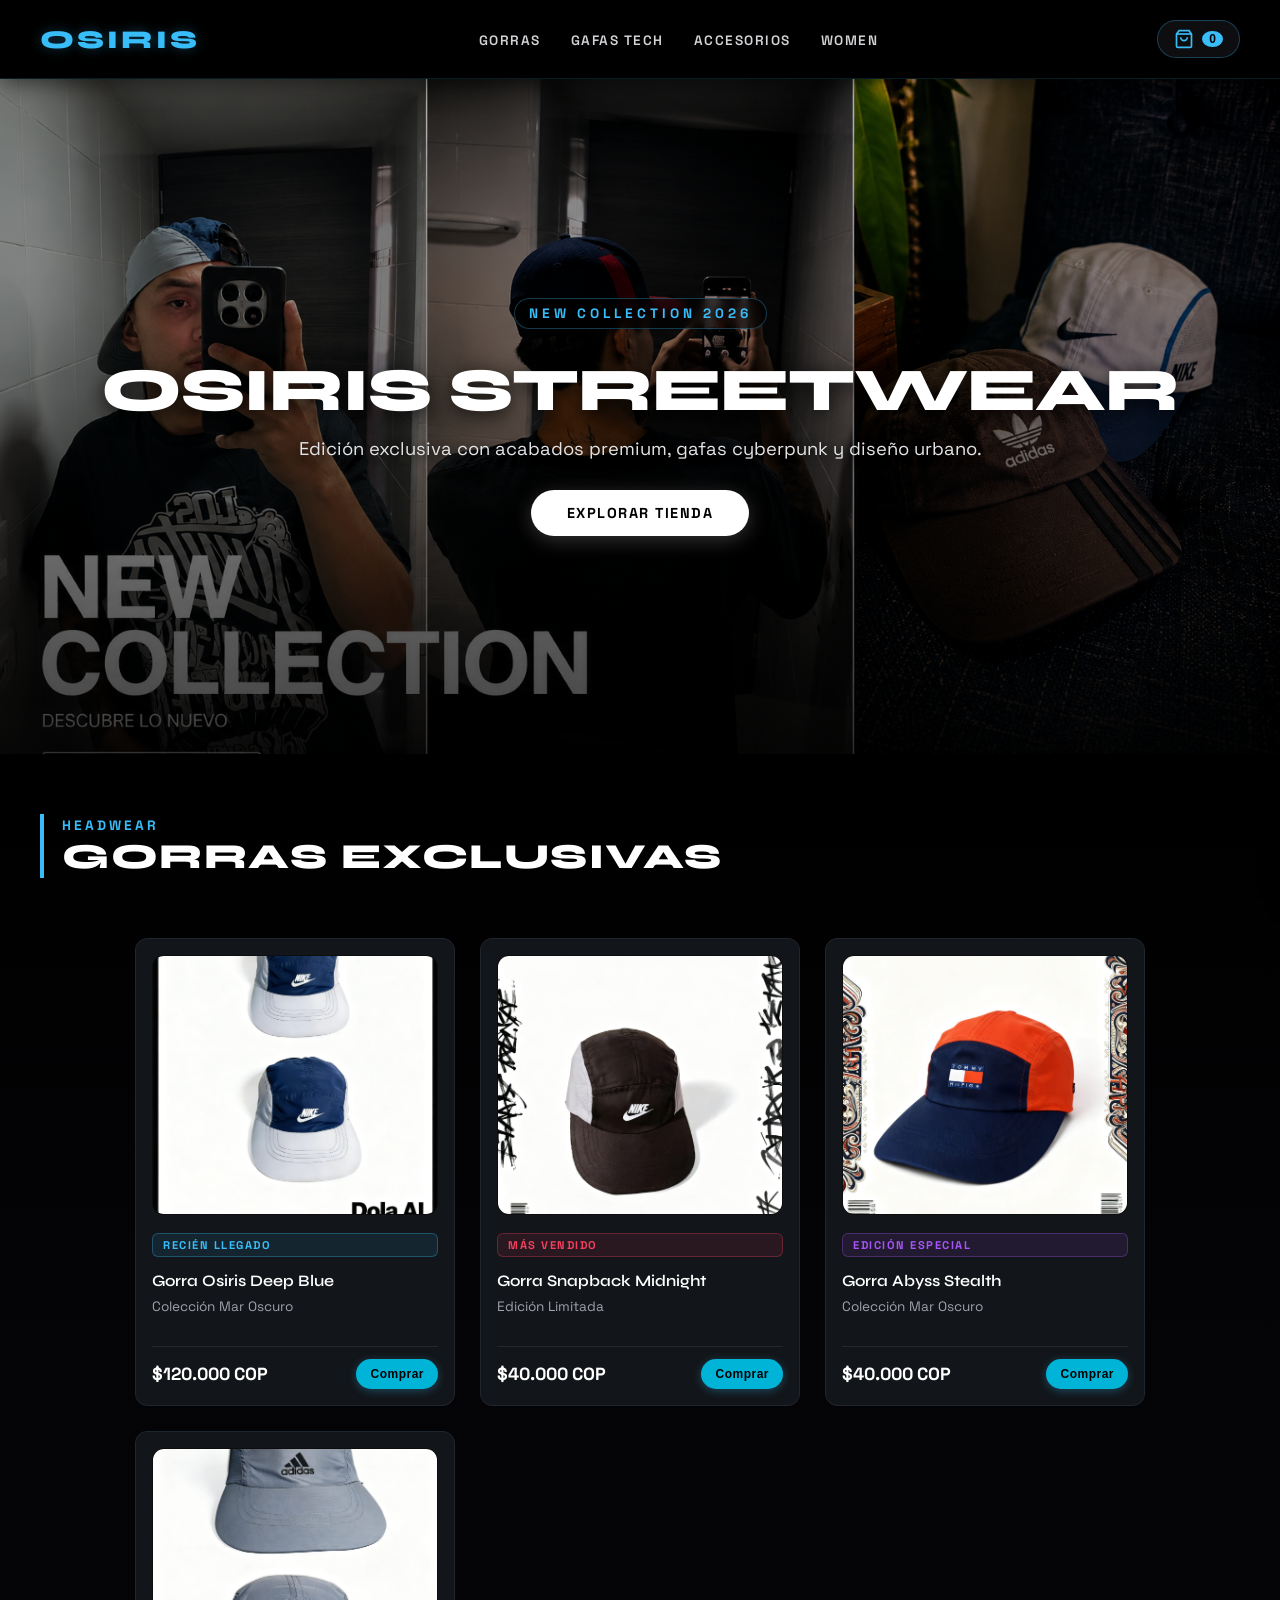
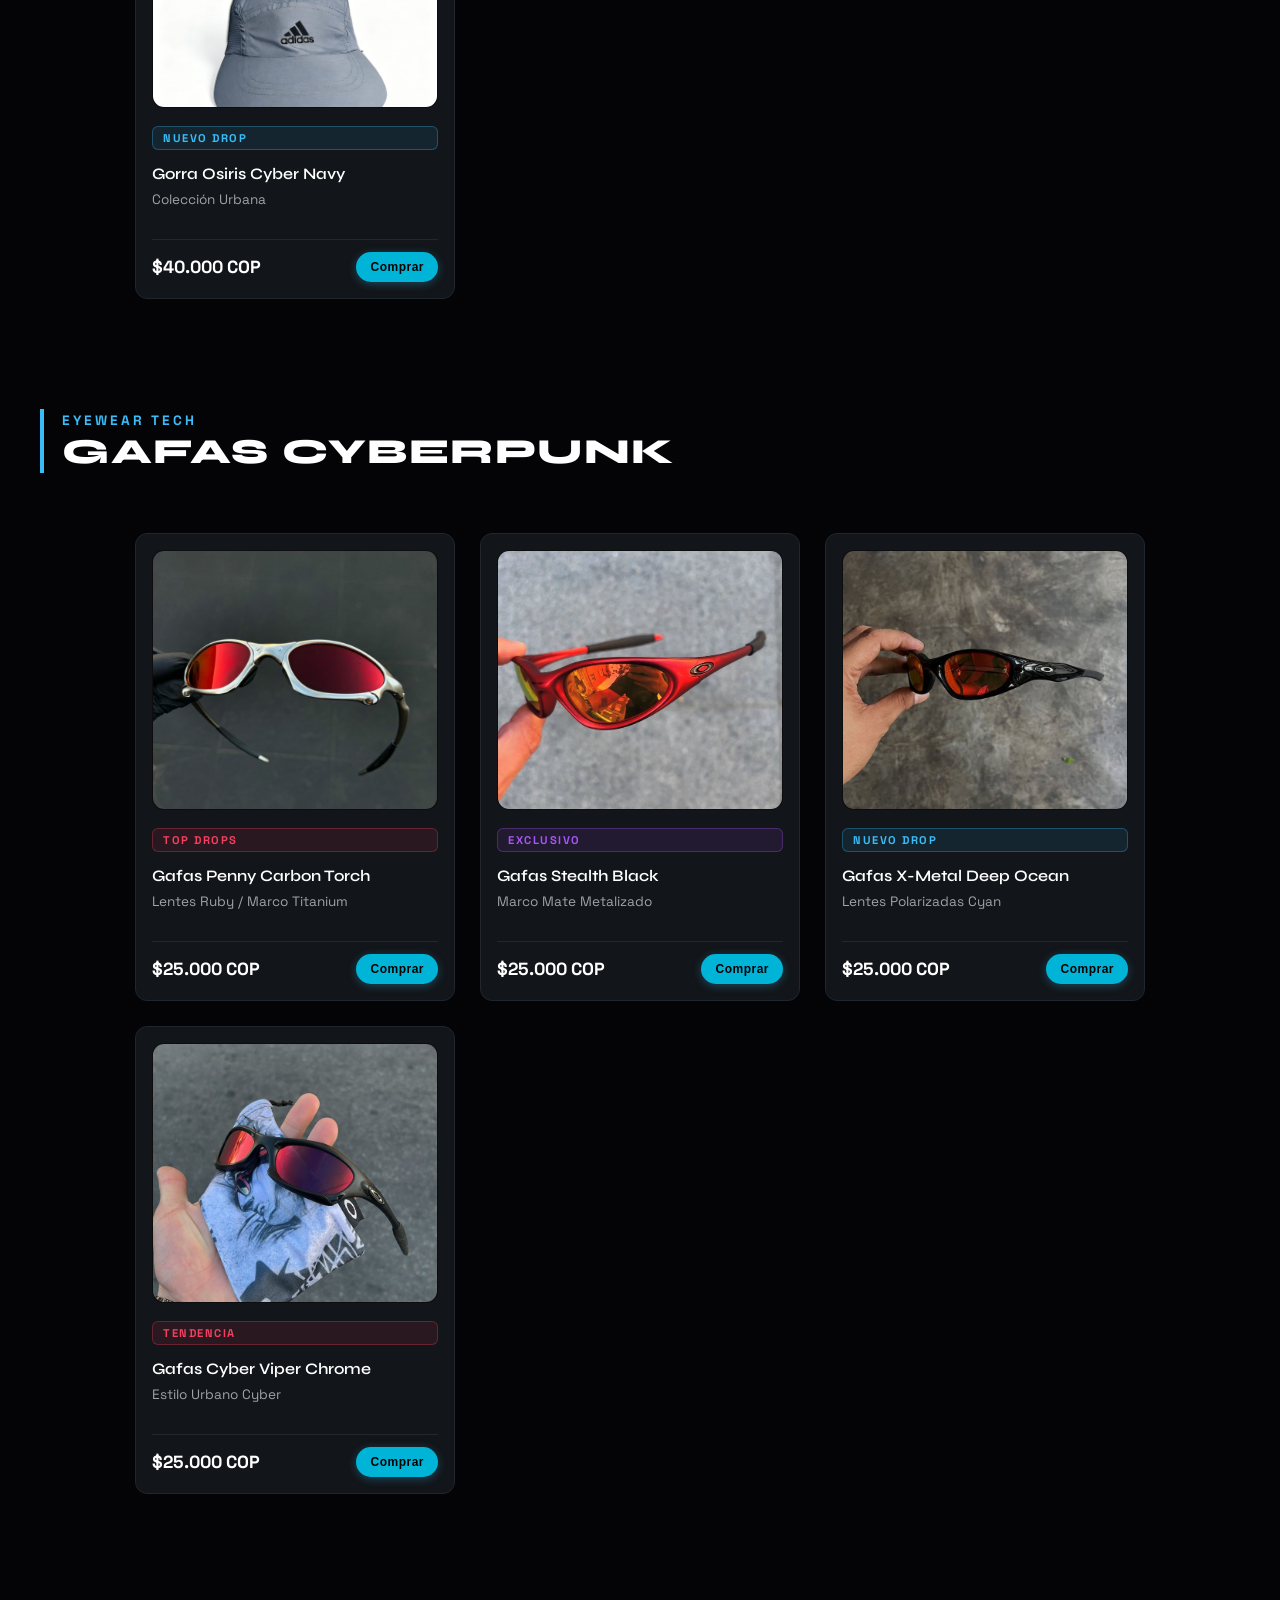
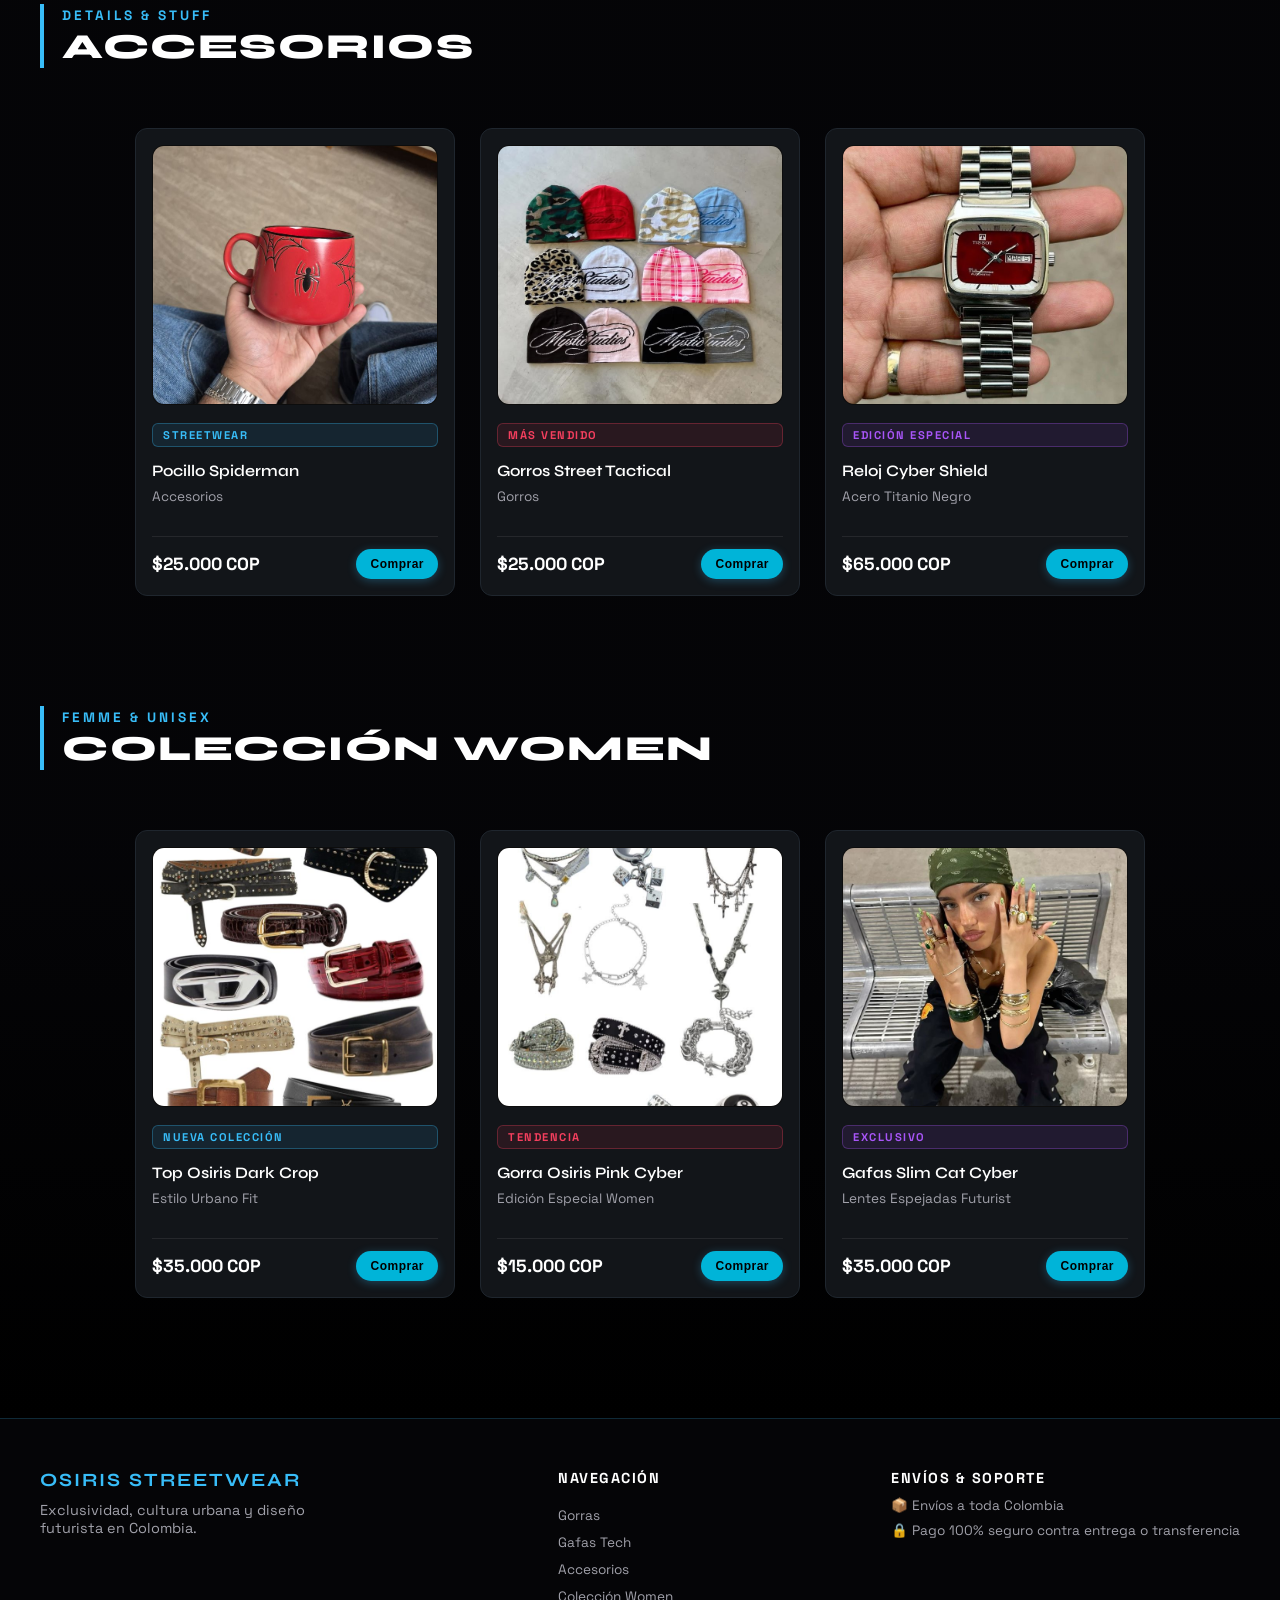
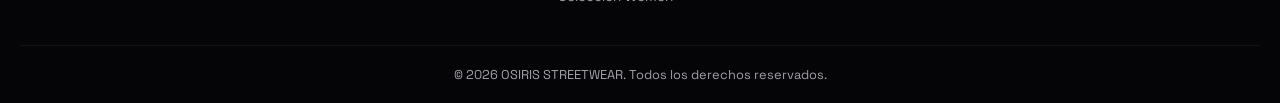
<file: index.html>
<!DOCTYPE html>
<html lang="es">
<head>
  <meta charset="UTF-8">
  <meta name="viewport" content="width=device-width, initial-scale=1.0">
  <title>OSIRIS STREETWEAR</title>
  
  <!-- Fuentes Google Fonts -->
  <link rel="preconnect" href="https://fonts.googleapis.com">
  <link rel="preconnect" href="https://fonts.gstatic.com" crossorigin>
  <link href="https://fonts.googleapis.com/css2?family=Inter:wght@400;600;700&family=Space+Grotesk:wght@500;700&family=Syne:wght@700;800;900&display=swap" rel="stylesheet">

  <!-- Hoja de Estilos Externa -->
  <link rel="stylesheet" href="styles.css">

  <!-- SDK de Mercado Pago -->
  <script src="https://sdk.mercadopago.com/js/v2"></script>
</head>
<body>

  <!-- NAVEGACIÓN -->
  <header class="navbar">
    <a href="#hero" class="brand-logo">OSIRIS</a>
    <ul class="nav-links">
      <li><a href="#gorras">GORRAS</a></li>
      <li><a href="#gafas">GAFAS TECH</a></li>
      <li><a href="#accesorios">ACCESORIOS</a></li>
      <li><a href="#women">WOMEN</a></li>
    </ul>
    
    <div class="header-actions">
      <button class="cart-btn" id="cart-btn" aria-label="Ver Carrito" onclick="toggleCart()">
        <svg xmlns="http://www.w3.org/2000/svg" width="20" height="20" viewBox="0 0 24 24" fill="none" stroke="currentColor" stroke-width="2"><path d="M6 2L3 6v14a2 2 0 0 0 2 2h14a2 2 0 0 0 2-2V6l-3-4z"></path><line x1="3" y1="6" x2="21" y2="6"></line><path d="M16 10a4 4 0 0 1-8 0"></path></svg>
        <span class="cart-count" id="cart-count">0</span>
      </button>
    </div>
  </header>

  <!-- PORTADA ORIGINAL (HERO) -->
  <section class="hero-section" id="hero">
    <div class="hero-content">
      <span class="hero-tag">NEW COLLECTION 2026</span>
      <h1 class="hero-title">OSIRIS STREETWEAR</h1>
      <p class="hero-description">Edición exclusiva con acabados premium, gafas cyberpunk y diseño urbano.</p>
      <a href="#gorras" class="btn-main">EXPLORAR TIENDA</a>
    </div>
  </section>

  <!-- CONTENEDOR PRINCIPAL DE PRODUCTOS SOBRE FONDO NEGRO Y MAR -->
  <div class="products-ocean-section">
    
    <!-- SECCIÓN 1: GORRAS -->
    <section class="products-container" id="gorras">
      <div class="section-header">
        <span class="section-subtitle">HEADWEAR</span>
        <h2 class="section-title">GORRAS EXCLUSIVAS</h2>
      </div>

      <div class="product-grid">
        <!-- GORRA 1 -->
        <article class="product-card">
          <div class="product-image-box">
            <img src="img/gorra 1.jpg" alt="Gorra Osiris Deep Blue">
          </div>
          <span class="product-status">RECIÉN LLEGADO</span>
          <h3 class="product-name">Gorra Osiris Deep Blue</h3>
          <p class="product-category">Colección Mar Oscuro</p>
          <div class="product-footer">
            <span class="product-price">$120.000 COP</span>
            <button class="btn-buy" onclick="addToCart('gorra-01', 'Gorra Osiris Deep Blue', 40000, 'img/gorra 1.jpg')">
              Comprar
            </button>
          </div>
        </article>

        <!-- GORRA 2 -->
        <article class="product-card">
          <div class="product-image-box">
            <img src="img/gorra 2.jpg" alt="Gorra Snapback Midnight">
          </div>
          <span class="product-status status-hot">MÁS VENDIDO</span>
          <h3 class="product-name">Gorra Snapback Midnight</h3>
          <p class="product-category">Edición Limitada</p>
          <div class="product-footer">
            <span class="product-price">$40.000 COP</span>
            <button class="btn-buy" onclick="addToCart('gorra-02', 'Gorra Snapback Midnight', 40000, 'img/gorra 2.jpg')">
              Comprar
            </button>
          </div>
        </article>

        <!-- GORRA 3 -->
        <article class="product-card">
          <div class="product-image-box">
            <img src="img/gorra 3.jpg" alt="Gorra Abyss Stealth">
          </div>
          <span class="product-status status-special">EDICIÓN ESPECIAL</span>
          <h3 class="product-name">Gorra Abyss Stealth</h3>
          <p class="product-category">Colección Mar Oscuro</p>
          <div class="product-footer">
            <span class="product-price">$40.000 COP</span>
            <button class="btn-buy" onclick="addToCart('gorra-03', 'Gorra Abyss Stealth', 40000, 'img/gorra 3.jpg')">
              Comprar
            </button>
          </div>
        </article>

        <!-- GORRA 4 -->
        <article class="product-card">
          <div class="product-image-box">
            <img src="img/gorra 4.jpg" alt="Gorra Osiris Cyber Navy">
          </div>
          <span class="product-status">NUEVO DROP</span>
          <h3 class="product-name">Gorra Osiris Cyber Navy</h3>
          <p class="product-category">Colección Urbana</p>
          <div class="product-footer">
            <span class="product-price">$40.000 COP</span>
            <button class="btn-buy" onclick="addToCart('gorra-04', 'Gorra Osiris Cyber Navy', 40000, 'img/gorra 4.jpg')">
              Comprar
            </button>
          </div>
        </article>
      </div>
    </section>

    <!-- SECCIÓN 2: GAFAS FUTURISTAS -->
    <section class="products-container section-margin" id="gafas">
      <div class="section-header">
        <span class="section-subtitle">EYEWEAR TECH</span>
        <h2 class="section-title">GAFAS CYBERPUNK</h2>
      </div>

      <div class="product-grid">
        <article class="product-card">
          <div class="product-image-box">
            <img src="img/lentes1.jpg" alt="Gafas Penny Carbon Torch">
          </div>
          <span class="product-status status-hot">TOP DROPS</span>
          <h3 class="product-name">Gafas Penny Carbon Torch</h3>
          <p class="product-category">Lentes Ruby / Marco Titanium</p>
          <div class="product-footer">
            <span class="product-price">$25.000 COP</span>
            <button class="btn-buy" onclick="addToCart('gafas-01', 'Gafas Penny Carbon Torch', 25000, 'img/lentes1.jpg')">Comprar</button>
          </div>
        </article>

        <article class="product-card">
          <div class="product-image-box">
            <img src="img/lentes2.jpg" alt="Gafas Juliet Stealth Black">
          </div>
          <span class="product-status status-special">EXCLUSIVO</span>
          <h3 class="product-name">Gafas Stealth Black</h3>
          <p class="product-category">Marco Mate Metalizado</p>
          <div class="product-footer">
            <span class="product-price">$25.000 COP</span>
            <button class="btn-buy" onclick="addToCart('gafas-02', 'Gafas Stealth Black', 25000, 'img/lentes2.jpg')">Comprar</button>
          </div>
        </article>

        <article class="product-card">
          <div class="product-image-box">
            <img src="img/lentes3.jpg" alt="Gafas X-Metal Deep Ocean">
          </div>
          <span class="product-status">NUEVO DROP</span>
          <h3 class="product-name">Gafas X-Metal Deep Ocean</h3>
          <p class="product-category">Lentes Polarizadas Cyan</p>
          <div class="product-footer">
            <span class="product-price">$25.000 COP</span>
            <button class="btn-buy" onclick="addToCart('gafas-03', 'Gafas X-Metal Deep Ocean', 25000, 'img/lentes3.jpg')">Comprar</button>
          </div>
        </article>

        <article class="product-card">
          <div class="product-image-box">
            <img src="img/lentes4.jpg" alt="Gafas Cyber Viper Chrome">
          </div>
          <span class="product-status status-hot">TENDENCIA</span>
          <h3 class="product-name">Gafas Cyber Viper Chrome</h3>
          <p class="product-category">Estilo Urbano Cyber</p>
          <div class="product-footer">
            <span class="product-price">$25.000 COP</span>
            <button class="btn-buy" onclick="addToCart('gafas-04', 'Gafas Cyber Viper Chrome', 25000, 'img/lentes4.jpg')">Comprar</button>
          </div>
        </article>
      </div>
    </section>

    <!-- SECCIÓN 3: ACCESORIOS STREETWEAR -->
    <section class="products-container section-margin" id="accesorios">
      <div class="section-header">
        <span class="section-subtitle">DETAILS & STUFF</span>
        <h2 class="section-title">ACCESORIOS</h2>
      </div>

      <div class="product-grid">
        <article class="product-card">
          <div class="product-image-box">
            <img src="img/pocillos.jpg" alt="Pocillo Spiderman">
          </div>
          <span class="product-status">STREETWEAR</span>
          <h3 class="product-name">Pocillo Spiderman</h3>
          <p class="product-category">Accesorios</p>
          <div class="product-footer">
            <span class="product-price">$25.000 COP</span>
            <button class="btn-buy" onclick="addToCart('acc-01', 'Pocillo Spiderman', 25000, 'img/pocillos.jpg')">Comprar</button>
          </div>
        </article>

        <article class="product-card">
          <div class="product-image-box">
            <img src="img/gorros.jpg" alt="Gorros Street Tactical">
          </div>
          <span class="product-status status-hot">MÁS VENDIDO</span>
          <h3 class="product-name">Gorros Street Tactical</h3>
          <p class="product-category">Gorros</p>
          <div class="product-footer">
            <span class="product-price">$25.000 COP</span>
            <button class="btn-buy" onclick="addToCart('acc-02', 'Gorros Street Tactical', 25000, 'img/gorros.jpg')">Comprar</button>
          </div>
        </article>

        <article class="product-card">
          <div class="product-image-box">
            <img src="img/reloges.jpg" alt="Reloj Cyber Shield">
          </div>
          <span class="product-status status-special">EDICIÓN ESPECIAL</span>
          <h3 class="product-name">Reloj Cyber Shield</h3>
          <p class="product-category">Acero Titanio Negro</p>
          <div class="product-footer">
            <span class="product-price">$65.000 COP</span>
            <button class="btn-buy" onclick="addToCart('acc-03', 'Reloj Cyber Shield', 65000, 'img/reloges.jpg')">Comprar</button>
          </div>
        </article>
      </div>
    </section>

    <!-- SECCIÓN 4: COLECCIÓN MUJER / UNISEX -->
    <section class="products-container section-margin" id="women">
      <div class="section-header">
        <span class="section-subtitle">FEMME & UNISEX</span>
        <h2 class="section-title">COLECCIÓN WOMEN</h2>
      </div>

      <div class="product-grid">
        <article class="product-card">
          <div class="product-image-box">
            <img src="img/woman 1.jpg" alt=" cinturones vintage">
          </div>
          <span class="product-status">NUEVA COLECCIÓN</span>
          <h3 class="product-name">Top Osiris Dark Crop</h3>
          <p class="product-category">Estilo Urbano Fit</p>
          <div class="product-footer">
            <span class="product-price">$35.000 COP</span>
            <button class="btn-buy" onclick="addToCart('wom-01', 'Top Osiris Dark Crop', 35000, 'img/woman 1.jpg')">Comprar</button>
          </div>
        </article>

        <article class="product-card">
          <div class="product-image-box">
            <img src="img/woman 2.jpg" alt="accesorios de lujo ">
          </div>
          <span class="product-status status-hot">TENDENCIA</span>
          <h3 class="product-name">Gorra Osiris Pink Cyber</h3>
          <p class="product-category">Edición Especial Women</p>
          <div class="product-footer">
            <span class="product-price">$15.000 COP</span>
            <button class="btn-buy" onclick="addToCart('wom-02', 'Gorra Osiris Pink Cyber', 15000, 'img/woman 2.jpg')">Comprar</button>
          </div>
        </article>

        <article class="product-card">
          <div class="product-image-box">
            <img src="img/woman 3.jpg" alt="accesorios ,pañoletas de lujo">
          </div>
          <span class="product-status status-special">EXCLUSIVO</span>
          <h3 class="product-name">Gafas Slim Cat Cyber</h3>
          <p class="product-category">Lentes Espejadas Futurist</p>
          <div class="product-footer">
            <span class="product-price">$35.000 COP</span>
            <button class="btn-buy" onclick="addToCart('wom-03', 'Gafas Slim Cat Cyber', 35000, 'img/woman 3.jpg')">Comprar</button>
          </div>
        </article>
      </div>
    </section>

  </div>

  <!-- PIE DE PÁGINA (FOOTER PROFESIONAL) -->
  <footer class="site-footer">
    <div class="footer-content">
      <div class="footer-brand">
        <h3>OSIRIS STREETWEAR</h3>
        <p>Exclusividad, cultura urbana y diseño futurista en Colombia.</p>
      </div>
      <div class="footer-links">
        <h4>NAVEGACIÓN</h4>
        <a href="#gorras">Gorras</a>
        <a href="#gafas">Gafas Tech</a>
        <a href="#accesorios">Accesorios</a>
        <a href="#women">Colección Women</a>
      </div>
      <div class="footer-info">
        <h4>ENVÍOS & SOPORTE</h4>
        <p>📦 Envíos a toda Colombia</p>
        <p>🔒 Pago 100% seguro contra entrega o transferencia</p>
      </div>
    </div>
    <div class="footer-bottom">
      <p>&copy; 2026 OSIRIS STREETWEAR. Todos los derechos reservados.</p>
    </div>
  </footer>

  <!-- FONDO OSCURO (OVERLAY) -->
  <div id="cart-overlay" class="cart-overlay" onclick="toggleCart()"></div>

  <!-- PANEL LATERAL DEL CARRITO -->
  <aside id="cart-sidebar" class="cart-sidebar">
    <div class="cart-header">
      <h3>TU CARRITO</h3>
      <button class="close-btn" onclick="toggleCart()">&times;</button>
    </div>

    <!-- CONTENEDOR CON SCROLL INTERNO -->
    <div class="cart-scroll-area">
      <!-- LISTA DE PRODUCTOS (MITAD SUPERIOR) -->
      <div id="cart-items" class="cart-body"></div>

      <!-- DATOS Y FORMULARIO (MITAD INFERIOR / AL FINAL) -->
      <div class="cart-checkout-section">
        <div class="cart-total">
          <span>Total:</span>
          <span id="cart-total-price">$0 COP</span>
        </div>

        <form id="checkout-form" class="checkout-form">
          <h4>DATOS PARA ENVÍO Y PAGO</h4>
          <div class="form-group">
            <input type="text" id="cust-name" placeholder="Nombre completo" required>
          </div>
          <div class="form-group">
            <input type="email" id="cust-email" placeholder="Correo electrónico" required>
          </div>
          <div class="form-group">
            <input type="tel" id="cust-phone" placeholder="Teléfono / Celular" required>
          </div>
          <div class="form-group">
            <input type="text" id="cust-city" placeholder="Ciudad / Municipio" required>
          </div>
          <div class="form-group">
            <input type="text" id="cust-address" placeholder="Dirección de entrega" required>
          </div>
          <div class="form-group">
            <select id="cust-payment" required>
              <option value="" disabled selected>Selecciona método de pago</option>
              <option value="mercadopago">Mercado Pago (Tarjeta, PSE, Efecty)</option>
              <option value="contraentrega">Pago Contraentrega / WhatsApp</option>
            </select>
          </div>

          <button type="submit" id="pay-btn" class="btn-checkout">
            Procesar Pedido
          </button>
        </form>
      </div>
    </div>
  </aside>

  <!-- Scripts de la tienda -->
  <script src="js/carrito.js"></script>
</body>
</html>
</file>
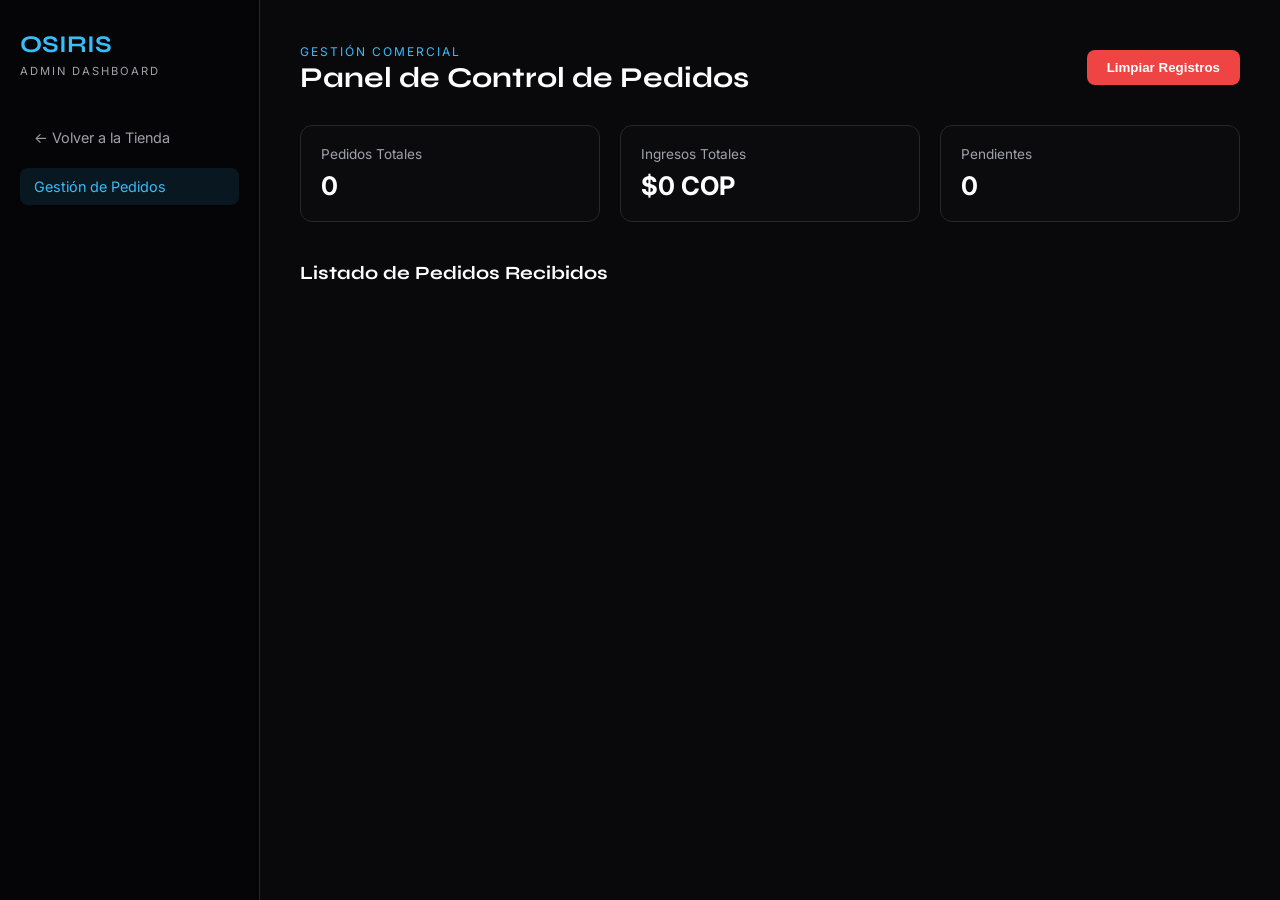
<file: admin.html>
<!DOCTYPE html>
<html lang="es">
<head>
  <meta charset="UTF-8">
  <meta name="viewport" content="width=device-width, initial-scale=1.0">
  <title>Admin Dashboard | OSIRIS</title>

  <link rel="preconnect" href="https://fonts.googleapis.com">
  <link rel="preconnect" href="https://fonts.gstatic.com" crossorigin>
  <link href="https://fonts.googleapis.com/css2?family=Syne:wght@500;700;800&family=Inter:wght@400;500;600;700&display=swap" rel="stylesheet">

  <link rel="stylesheet" href="styles.css">
</head>
<body class="admin-body">

  <main class="admin-layout">
    <!-- BARRA LATERAL -->
    <aside class="admin-sidebar">
      <div class="brand">
        <h1>OSIRIS</h1>
        <span>ADMIN DASHBOARD</span>
      </div>
      <nav class="admin-nav">
        <a href="index.html" class="nav-item">&larr; Volver a la Tienda</a>
        <a href="#" class="nav-item active">Gestión de Pedidos</a>
      </nav>
    </aside>

    <!-- CONTENIDO PRINCIPAL -->
    <section class="admin-content">
      <header class="admin-header">
        <div>
          <span>GESTIÓN COMERCIAL</span>
          <h2>Panel de Control de Pedidos</h2>
        </div>
        <button id="btn-limpiar-pedidos" class="btn-danger">Limpiar Registros</button>
      </header>

      <!-- TARJETAS DE ESTADÍSTICAS -->
      <div class="admin-stats-grid">
        <div class="stat-card">
          <span>Pedidos Totales</span>
          <strong id="total-pedidos">0</strong>
        </div>
        <div class="stat-card">
          <span>Ingresos Totales</span>
          <strong id="total-ventas">$0 COP</strong>
        </div>
        <div class="stat-card">
          <span>Pendientes</span>
          <strong id="total-pendientes">0</strong>
        </div>
      </div>

      <!-- LISTADO DE PEDIDOS -->
      <div class="orders-section">
        <h3>Listado de Pedidos Recibidos</h3>
        <div id="lista-pedidos" class="lista-pedidos">
          <!-- Inyectado desde js/admin.js o admin.js -->
        </div>
      </div>
    </section>
  </main>

<!-- Scripts del panel de administración -->
  <script src="js/firebase.js"></script>
  <script src="js/autch.js"></script>
  <script src="js/admin.js"></script>
</body>
</html>
</file>
<file: styles.css>
/* ==========================================
   ESTILOS GLOBALES - FONDO NEGRO Y TIPOGRAFÍA
   ========================================== */
:root {
  --bg-black: #000000;
  --bg-card: rgba(12, 12, 15, 0.85);
  --accent-cyan: #38bdf8;
  --accent-glow: rgba(56, 189, 248, 0.4);
  --text-white: #ffffff;
  --text-muted: #a1a1aa;
  --border-dark: #27272a;
}

html {
  scroll-behavior: smooth;
}

* {
  margin: 0;
  padding: 0;
  box-sizing: border-box;
}

body {
  background-color: var(--bg-black);
  color: var(--text-white);
  font-family: 'Space Grotesk', 'Inter', sans-serif;
}

/* ==========================================
   1. NAVEGACIÓN PRINCIPAL & BOTÓN CARRITO
   ========================================== */
.navbar {
  display: flex;
  justify-content: space-between;
  align-items: center;
  padding: 20px 40px;
  background-color: rgba(0, 0, 0, 0.9);
  border-bottom: 1px solid rgba(56, 189, 248, 0.15);
  position: sticky;
  top: 0;
  z-index: 100;
  backdrop-filter: blur(14px);
  box-shadow: 0 4px 20px rgba(0, 0, 0, 0.5);
}

.brand-logo {
  font-family: 'Syne', sans-serif;
  font-weight: 900;
  font-size: 1.6rem;
  color: var(--accent-cyan);
  letter-spacing: 3px;
  text-decoration: none;
  text-shadow: 0 0 12px rgba(56, 189, 248, 0.3);
}

.nav-links {
  display: flex;
  gap: 30px;
  list-style: none;
}

.nav-links a {
  color: #d4d4d8;
  text-decoration: none;
  font-weight: 600;
  font-size: 0.85rem;
  letter-spacing: 1.5px;
  transition: all 0.25s ease;
  position: relative;
  padding-bottom: 4px;
}

.nav-links a:hover {
  color: var(--accent-cyan);
  text-shadow: 0 0 8px var(--accent-glow);
}

/* Acciones de la barra superior / Carrito */
.header-actions {
  display: flex;
  align-items: center;
}

.cart-btn {
  background: rgba(18, 18, 20, 0.8);
  border: 1px solid rgba(56, 189, 248, 0.3);
  color: var(--text-white);
  padding: 8px 16px;
  border-radius: 20px;
  cursor: pointer;
  display: flex;
  align-items: center;
  gap: 8px;
  transition: all 0.3s ease;
  backdrop-filter: blur(5px);
}

.cart-btn:hover {
  border-color: var(--accent-cyan);
  box-shadow: 0 0 12px var(--accent-glow);
  transform: translateY(-2px);
}

.cart-btn svg {
  stroke: var(--accent-cyan);
}

.cart-count {
  background: var(--accent-cyan);
  color: #000000;
  font-size: 0.75rem;
  font-weight: 800;
  padding: 2px 7px;
  border-radius: 50%;
  line-height: 1;
}

/* ==========================================
   2. PORTADA HERO
   ========================================== */
.hero-section {
  width: 100%;
  min-height: 75vh;
  display: flex;
  align-items: center;
  justify-content: center;
  text-align: center;
  background: linear-gradient(180deg, rgba(0, 0, 0, 0.2) 0%, rgba(0, 0, 0, 0.75) 100%), 
              url('img/hero-osiris.jpg') center/cover no-repeat;
  padding: 40px 20px;
}

.hero-tag {
  color: var(--accent-cyan);
  font-size: 0.85rem;
  font-weight: 700;
  letter-spacing: 4px;
  text-transform: uppercase;
  background: rgba(0, 0, 0, 0.6);
  padding: 6px 14px;
  border-radius: 20px;
  border: 1px solid rgba(56, 189, 248, 0.3);
  display: inline-block;
  margin-bottom: 15px;
  backdrop-filter: blur(4px);
}

.hero-title {
  font-family: 'Syne', sans-serif;
  font-size: 3.8rem;
  font-weight: 900;
  color: var(--text-white);
  margin: 10px 0;
  letter-spacing: -1px;
  text-shadow: 0 4px 20px rgba(0, 0, 0, 0.8);
}

.hero-description {
  color: #e4e4e7;
  font-size: 1.15rem;
  margin-bottom: 30px;
  text-shadow: 0 2px 10px rgba(0, 0, 0, 0.8);
}

.btn-main {
  background: #ffffff;
  color: #000000;
  padding: 14px 36px;
  border-radius: 40px;
  font-weight: 700;
  font-size: 0.9rem;
  letter-spacing: 1.5px;
  text-decoration: none;
  display: inline-block;
  box-shadow: 0 4px 20px rgba(255, 255, 255, 0.2);
  transition: all 0.3s ease;
}

.btn-main:hover {
  transform: translateY(-3px);
  background: var(--accent-cyan);
  color: #000000;
  box-shadow: 0 6px 25px rgba(56, 189, 248, 0.5);
}

/* ==========================================
   3. ZONA DE PRODUCTOS (FONDO NEGRO + MAR)
   ========================================== */
.products-ocean-section {
  width: 100%;
  padding: 60px 20px 100px 20px;
  background: linear-gradient(180deg, #000000 0%, rgba(5, 5, 8, 0.85) 15%, rgba(5, 5, 8, 0.85) 85%, #000000 100%),
              url('https://images.unsplash.com/photo-1518837695005-2083093ee35b?q=80&w=2000&auto=format&fit=crop') center/cover fixed no-repeat;
}

.products-container {
  max-width: 1200px;
  margin: 0 auto;
}

.section-margin {
  margin-top: 90px;
}

.section-header {
  margin-bottom: 40px;
  text-align: left;
  border-left: 4px solid var(--accent-cyan);
  padding-left: 18px;
}

.section-title {
  font-family: 'Syne', sans-serif;
  font-size: 2.2rem;
  font-weight: 800;
  text-transform: uppercase;
  letter-spacing: 1.5px;
  color: var(--text-white);
}

.section-subtitle {
  color: var(--accent-cyan);
  font-size: 0.85rem;
  font-weight: 700;
  letter-spacing: 3px;
  text-transform: uppercase;
}

/* GRILLA DE TARJETAS */
.product-grid {
  display: grid;
  grid-template-columns: repeat(auto-fit, minmax(260px, 1fr));
  gap: 30px;
}

.product-card {
  position: relative;
  background: var(--bg-card);
  border: 1px solid var(--border-dark);
  border-radius: 16px;
  padding: 22px;
  backdrop-filter: blur(12px);
  overflow: hidden;
  transition: all 0.3s cubic-bezier(0.16, 1, 0.3, 1);
}

.product-card:hover {
  transform: translateY(-8px);
  border-color: var(--accent-cyan);
  box-shadow: 0 15px 35px rgba(56, 189, 248, 0.2);
}

.product-image-box {
  width: 100%;
  aspect-ratio: 1 / 1;
  background-color: #050505;
  border-radius: 12px;
  overflow: hidden;
  margin-bottom: 18px;
  border: 1px solid rgba(255, 255, 255, 0.05);
}

.product-image-box img {
  width: 100%;
  height: 100%;
  object-fit: cover;
  transition: transform 0.4s ease;
}

.product-card:hover .product-image-box img {
  transform: scale(1.05);
}

.product-status {
  display: inline-block;
  color: var(--accent-cyan);
  background: rgba(56, 189, 248, 0.1);
  border: 1px solid rgba(56, 189, 248, 0.3);
  padding: 4px 10px;
  border-radius: 6px;
  font-size: 0.7rem;
  font-weight: 700;
  letter-spacing: 1.5px;
  text-transform: uppercase;
  margin-bottom: 8px;
}

.product-status.status-hot {
  color: #f43f5e;
  background: rgba(244, 63, 94, 0.1);
  border-color: rgba(244, 63, 94, 0.3);
}

.product-status.status-special {
  color: #a855f7;
  background: rgba(168, 85, 247, 0.1);
  border-color: rgba(168, 85, 247, 0.3);
}

.product-name {
  font-family: 'Syne', sans-serif;
  font-size: 1.2rem;
  font-weight: 700;
  margin: 6px 0;
  color: var(--text-white);
}

.product-category {
  color: var(--text-muted);
  font-size: 0.85rem;
  margin-bottom: 16px;
}

.product-footer {
  display: flex;
  justify-content: space-between;
  align-items: center;
  margin-top: 12px;
  padding-top: 12px;
  border-top: 1px solid rgba(255, 255, 255, 0.08);
}

.product-price {
  font-size: 1.1rem;
  font-weight: 700;
  color: var(--text-white);
}

.btn-buy {
  background: var(--accent-cyan);
  color: #000000;
  padding: 9px 20px;
  border-radius: 25px;
  font-weight: 700;
  font-size: 0.8rem;
  letter-spacing: 1px;
  text-decoration: none;
  transition: all 0.25s ease;
  box-shadow: 0 2px 10px rgba(56, 189, 248, 0.3);
  cursor: pointer;
  border: none;
}

.btn-buy:hover {
  background: #ffffff;
  color: #000000;
  box-shadow: 0 4px 15px rgba(255, 255, 255, 0.4);
}

/* ==========================================
   4. MODAL / PANEL LATERAL DEL CARRITO
   ========================================== */
.cart-modal {
  position: fixed;
  top: 0;
  left: 0;
  width: 100%;
  height: 100vh;
  z-index: 2000;
  visibility: hidden;
  opacity: 0;
  transition: all 0.3s ease;
}

.cart-modal.active {
  visibility: visible;
  opacity: 1;
}

.cart-overlay {
  position: absolute;
  top: 0;
  left: 0;
  width: 100%;
  height: 100%;
  background: rgba(0, 0, 0, 0.75);
  backdrop-filter: blur(5px);
}

.cart-content {
  position: absolute;
  top: 0;
  right: -420px;
  width: 100%;
  max-width: 420px;
  height: 100%;
  background: #09090b;
  border-left: 1px solid var(--border-dark);
  display: flex;
  flex-direction: column;
  transition: right 0.35s cubic-bezier(0.16, 1, 0.3, 1);
  box-shadow: -10px 0 30px rgba(0, 0, 0, 0.8);
}

.cart-modal.active .cart-content {
  right: 0;
}

.cart-header {
  padding: 24px;
  border-bottom: 1px solid var(--border-dark);
  display: flex;
  justify-content: space-between;
  align-items: center;
}

.cart-header h2 {
  font-family: 'Syne', sans-serif;
  font-size: 1.2rem;
  letter-spacing: 2px;
  color: var(--accent-cyan);
}

.cart-close-btn {
  background: none;
  border: none;
  color: var(--text-muted);
  font-size: 1.8rem;
  cursor: pointer;
  transition: color 0.2s;
}

.cart-close-btn:hover {
  color: var(--text-white);
}

.cart-body {
  flex: 1;
  overflow-y: auto;
  padding: 24px;
  display: flex;
  flex-direction: column;
  gap: 16px;
}

.cart-item {
  display: flex;
  align-items: center;
  gap: 16px;
  background: rgba(255, 255, 255, 0.02);
  border: 1px solid var(--border-dark);
  padding: 12px;
  border-radius: 10px;
}

.cart-item-img {
  width: 60px;
  height: 60px;
  border-radius: 8px;
  object-fit: cover;
}

.cart-item-details {
  flex: 1;
}

.cart-item-title {
  font-size: 0.9rem;
  font-weight: 700;
  margin-bottom: 4px;
}

.cart-item-price {
  color: var(--accent-cyan);
  font-size: 0.85rem;
  font-weight: 600;
}

.cart-item-remove {
  background: none;
  border: none;
  color: #f43f5e;
  cursor: pointer;
  font-size: 1rem;
  padding: 4px;
}

.cart-footer {
  padding: 24px;
  border-top: 1px solid var(--border-dark);
  background: #050507;
}

.cart-total-box {
  display: flex;
  justify-content: space-between;
  font-size: 1.1rem;
  font-weight: 800;
  margin-bottom: 20px;
}

.cart-total-box #cartTotalPrice {
  color: var(--accent-cyan);
}

.btn-checkout {
  width: 100%;
  background: var(--accent-cyan);
  color: #000000;
  border: none;
  padding: 14px;
  border-radius: 30px;
  font-weight: 800;
  letter-spacing: 1px;
  cursor: pointer;
  transition: all 0.3s ease;
  box-shadow: 0 4px 15px rgba(56, 189, 248, 0.3);
}

.btn-checkout:hover {
  background: #ffffff;
  box-shadow: 0 6px 20px rgba(255, 255, 255, 0.4);
}

/* ==========================================
   5. PIE DE PÁGINA PROFESIONAL (FOOTER)
   ========================================== */
.site-footer {
  background-color: #050507;
  border-top: 1px solid rgba(56, 189, 248, 0.2);
  padding: 50px 20px 20px 20px;
}

.footer-content {
  max-width: 1200px;
  margin: 0 auto;
  display: flex;
  flex-wrap: wrap;
  justify-content: space-between;
  gap: 40px;
  margin-bottom: 40px;
}

.footer-brand h3 {
  font-family: 'Syne', sans-serif;
  color: var(--accent-cyan);
  margin-bottom: 10px;
  letter-spacing: 2px;
}

.footer-brand p {
  color: var(--text-muted);
  font-size: 0.9rem;
  max-width: 300px;
}

.footer-links {
  display: flex;
  flex-direction: column;
  gap: 10px;
}

.footer-links h4, .footer-info h4 {
  font-size: 0.9rem;
  letter-spacing: 1.5px;
  margin-bottom: 10px;
  color: var(--text-white);
}

.footer-links a {
  color: var(--text-muted);
  text-decoration: none;
  font-size: 0.85rem;
  transition: color 0.2s;
}

.footer-links a:hover {
  color: var(--accent-cyan);
}

.footer-info p {
  color: var(--text-muted);
  font-size: 0.85rem;
  margin-bottom: 8px;
}

.footer-bottom {
  text-align: center;
  border-top: 1px solid rgba(255, 255, 255, 0.05);
  padding-top: 20px;
  color: var(--text-muted);
  font-size: 0.8rem;
}

/* ==========================================
   6. BOTÓN FLOTANTE WHATSAPP OSCURO
   ========================================== */
.btn-whatsapp-dark {
  position: fixed;
  bottom: 25px;
  right: 25px;
  display: flex;
  align-items: center;
  gap: 10px;
  background: #121214;
  color: var(--text-white);
  border: 1px solid rgba(56, 189, 248, 0.3);
  padding: 12px 20px;
  border-radius: 30px;
  font-size: 0.85rem;
  font-weight: 700;
  letter-spacing: 1px;
  text-decoration: none;
  z-index: 1000;
  backdrop-filter: blur(10px);
  box-shadow: 0 8px 25px rgba(0, 0, 0, 0.8), 0 0 15px rgba(56, 189, 248, 0.2);
  transition: all 0.3s ease;
}

.btn-whatsapp-dark:hover {
  transform: translateY(-4px);
  background: #1a1a1e;
  border-color: var(--accent-cyan);
  box-shadow: 0 12px 30px rgba(56, 189, 248, 0.35);
  color: var(--accent-cyan);
}

.btn-whatsapp-dark .wa-icon {
  fill: var(--accent-cyan);
}

/* ==========================================
   7. ESTILOS ADICIONALES PARA ADMIN
   ========================================== */
.admin-body {
  background-color: #09090b;
  min-height: 100vh;
}

.admin-layout {
  display: flex;
  min-height: 100vh;
}

.admin-sidebar {
  width: 260px;
  background: #050507;
  border-right: 1px solid var(--border-dark);
  padding: 30px 20px;
}

.admin-sidebar .brand h1 {
  font-family: 'Syne', sans-serif;
  color: var(--accent-cyan);
  font-size: 1.5rem;
}

.admin-sidebar .brand span {
  font-size: 0.7rem;
  color: var(--text-muted);
  letter-spacing: 2px;
}

.admin-nav {
  margin-top: 40px;
  display: flex;
  flex-direction: column;
  gap: 12px;
}

.admin-nav .nav-item {
  color: var(--text-muted);
  text-decoration: none;
  padding: 10px 14px;
  border-radius: 8px;
  font-size: 0.9rem;
  transition: all 0.2s;
}

.admin-nav .nav-item.active,
.admin-nav .nav-item:hover {
  background: rgba(56, 189, 248, 0.1);
  color: var(--accent-cyan);
}

.admin-content {
  flex: 1;
  padding: 40px;
}

.admin-header {
  display: flex;
  justify-content: space-between;
  align-items: center;
  margin-bottom: 30px;
}

.admin-header span {
  color: var(--accent-cyan);
  font-size: 0.75rem;
  letter-spacing: 2px;
}

.admin-header h2 {
  font-family: 'Syne', sans-serif;
  font-size: 1.8rem;
}

.btn-danger {
  background: #ef4444;
  color: white;
  border: none;
  padding: 10px 20px;
  border-radius: 8px;
  font-weight: 600;
  cursor: pointer;
}

.admin-stats-grid {
  display: grid;
  grid-template-columns: repeat(auto-fit, minmax(200px, 1fr));
  gap: 20px;
  margin-bottom: 40px;
}

.stat-card {
  background: var(--bg-card);
  border: 1px solid var(--border-dark);
  padding: 20px;
  border-radius: 12px;
  display: flex;
  flex-direction: column;
  gap: 8px;
}

.stat-card span {
  color: var(--text-muted);
  font-size: 0.85rem;
}

.stat-card strong {
  font-size: 1.6rem;
  color: var(--text-white);
}

.orders-section h3 {
  font-family: 'Syne', sans-serif;
  margin-bottom: 20px;
}

.lista-pedidos {
  display: flex;
  flex-direction: column;
  gap: 16px;
}

.pedido-card {
  background: var(--bg-card);
  border: 1px solid var(--border-dark);
  border-radius: 12px;
  padding: 20px;
}

.pedido-top {
  display: flex;
  justify-content: space-between;
  align-items: center;
  margin-bottom: 12px;
}

.pedido-top strong {
  color: var(--accent-cyan);
  font-size: 1.1rem;
}

.estado-pendiente {
  background: rgba(234, 179, 8, 0.1);
  color: #eab308;
  padding: 4px 10px;
  border-radius: 6px;
  font-size: 0.75rem;
  font-weight: 700;
}

.pedido-productos {
  margin-top: 12px;
  padding-left: 20px;
  color: var(--text-muted);
  font-size: 0.9rem;
}/* Botón e insignia del contador */
.cart-icon-btn {
  position: relative;
  background: transparent;
  border: none;
  color: #fff;
  font-size: 1.4rem;
  cursor: pointer;
  padding: 5px 10px;
}

.cart-badge {
  position: absolute;
  top: -4px;
  right: -2px;
  background-color: #e63946;
  color: #fff;
  font-size: 0.75rem;
  font-weight: bold;
  border-radius: 50%;
  padding: 2px 6px;
}

/* Overlay y Panel Lateral */
.cart-overlay {
  position: fixed;
  top: 0; left: 0;
  width: 100%; height: 100%;
  background: rgba(0, 0, 0, 0.6);
  display: none;
  z-index: 998;
}

.cart-sidebar {
  position: fixed;
  top: 0; right: -400px;
  width: 100%; max-width: 380px;
  height: 100%;
  background: #121212;
  color: #fff;
  box-shadow: -2px 0 10px rgba(0,0,0,0.5);
  display: flex;
  flex-direction: column;
  transition: right 0.3s ease;
  z-index: 999;
}

.cart-sidebar.open { right: 0; }
.cart-overlay.open { display: block; }

.cart-header {
  padding: 1.2rem;
  display: flex;
  justify-content: space-between;
  align-items: center;
  border-bottom: 1px solid #2a2a2a;
}

.close-btn { background: none; border: none; color: #fff; font-size: 1.8rem; cursor: pointer; }

.cart-body {
  flex: 1;
  overflow-y: auto;
  padding: 1rem;
}

.cart-item {
  display: flex;
  justify-content: space-between;
  align-items: center;
  margin-bottom: 1rem;
  padding-bottom: 0.5rem;
  border-bottom: 1px solid #222;
}

.cart-item-info h4 { margin: 0 0 4px 0; font-size: 0.95rem; }
.cart-item-info p { margin: 0; color: #aaa; font-size: 0.85rem; }

.cart-item-controls button {
  background: #222; color: #fff; border: 1px solid #444;
  padding: 2px 8px; cursor: pointer; border-radius: 3px;
}

.cart-footer {
  padding: 1.2rem;
  border-top: 1px solid #2a2a2a;
}

.cart-total {
  display: flex;
  justify-content: space-between;
  font-size: 1.1rem;
  font-weight: bold;
  margin-bottom: 1rem;
}

.btn-checkout {
  width: 100%;
  padding: 12px;
  background: #25d366;
  color: #fff;
  font-weight: bold;
  border: none;
  border-radius: 4px;
  cursor: pointer;
}.checkout-form {
  display: flex;
  flex-direction: column;
  gap: 10px;
}

.form-group input,
.form-group select {
  width: 100%;
  padding: 10px;
  background: #1e1e1e;
  border: 1px solid #333;
  border-radius: 4px;
  color: #fff;
  font-size: 0.9rem;
  box-sizing: border-box;
}

.form-group input:focus,
.form-group select:focus {
  outline: none;
  border-color: #25d366;
}

.form-group select option {
  background: #121212;
  color: #fff;
}/* ==========================================================================
   GRILLA DE PRODUCTOS Y TARJETAS (OSIRIS STREETWEAR)
   ========================================================================== */

/* Contenedor principal de la tienda */
.product-grid {
  display: grid;
  grid-template-columns: repeat(auto-fill, minmax(250px, 1fr));
  gap: 20px;
  padding: 20px 0;
}

/* Tarjeta individual de producto */
.product-card {
  background: #121519;
  border: 1px solid #1f262e;
  border-radius: 12px;
  padding: 16px;
  display: flex;
  flex-direction: column;
  justify-content: space-between;
  transition: transform 0.2s ease, border-color 0.2s ease;
}

.product-card:hover {
  transform: translateY(-4px);
  border-color: #00b4d8;
}

/* Imagen del producto */
.product-card img {
  width: 100%;
  height: 200px;
  object-fit: cover;
  border-radius: 8px;
  margin-bottom: 12px;
}

/* Título e información del producto */
.product-card h3 {
  color: #fff;
  font-size: 1rem;
  margin-bottom: 8px;
  font-weight: 600;
}

/* Pie de tarjeta: Precio y Botones alineados */
.product-footer {
  display: flex;
  align-items: center;
  justify-content: space-between;
  margin-top: 15px;
  gap: 10px;
}

/* Precio */
.product-footer .price {
  color: #00b4d8;
  font-size: 1.1rem;
  font-weight: 700;
}

/* Contenedor de los dos botones */
.card-actions {
  display: flex;
  align-items: center;
  gap: 8px;
}

/* Botón COMPRAR (Principal - Cyan) */
.btn-buy {
  background: #00b4d8;
  color: #000;
  font-weight: 800;
  font-size: 0.75rem;
  padding: 8px 14px;
  border: none;
  border-radius: 20px;
  cursor: pointer;
  letter-spacing: 0.5px;
  transition: background 0.2s ease, box-shadow 0.2s ease;
}

.btn-buy:hover {
  background: #90e0ef;
  box-shadow: 0 0 10px rgba(0, 180, 216, 0.5);
}

/* Botón AGREGAR AL CARRITO (Secundario - Circular) */
.btn-add-cart {
  background: #1a2026;
  border: 1px solid #00b4d8;
  color: #00b4d8;
  width: 34px;
  height: 34px;
  border-radius: 50%;
  display: flex;
  align-items: center;
  justify-content: center;
  cursor: pointer;
  transition: all 0.2s ease;
  padding: 0;
  flex-shrink: 0;
}

.btn-add-cart:hover {
  background: #00b4d8;
  color: #000;
  box-shadow: 0 0 10px rgba(0, 180, 216, 0.5);
  transform: scale(1.05);
}

.btn-add-cart svg {
  stroke: currentColor;
}.product-grid {
  display: grid;
  grid-template-columns: repeat(auto-fit, minmax(280px, 320px));
  justify-content: center; /* Centra las columnas de la grilla */
  gap: 25px;
  max-width: 1200px;
  margin: 0 auto;
  padding: 20px 0;
}/* ==========================================================================
   SISTEMA DE CARRITO LATERAL Y MODAL (OSIRIS STREETWEAR)
   ========================================================================== */

/* Fondo oscuro translúcido (Overlay) - Oculto por defecto */
.cart-overlay {
  position: fixed;
  top: 0;
  left: 0;
  width: 100vw;
  height: 100vh;
  background: rgba(0, 0, 0, 0.75);
  backdrop-filter: blur(4px);
  opacity: 0;
  visibility: hidden;
  transition: opacity 0.3s ease, visibility 0.3s ease;
  z-index: 998;
}

/* Panel lateral del carrito - Desplazado fuera de la pantalla por defecto */
.cart-sidebar {
  position: fixed;
  top: 0;
  right: -420px;
  width: 100%;
  max-width: 400px;
  height: 100vh;
  background: #0a0d12;
  border-left: 1px solid rgba(255, 255, 255, 0.1);
  box-shadow: -10px 0 30px rgba(0, 0, 0, 0.8);
  display: flex;
  flex-direction: column;
  transition: right 0.35s cubic-bezier(0.4, 0, 0.2, 1);
  z-index: 999;
}

/* Clases activas para desplegar al presionar el botón */
.cart-overlay.open {
  opacity: 1;
  visibility: visible;
}

.cart-sidebar.open {
  right: 0;
}

/* Encabezado del carrito */
.cart-header {
  padding: 1.5rem;
  border-bottom: 1px solid rgba(255, 255, 255, 0.08);
  display: flex;
  justify-content: space-between;
  align-items: center;
}

.cart-header h3 {
  font-family: 'Space Grotesk', sans-serif;
  font-size: 1.2rem;
  color: #fff;
  letter-spacing: 1px;
  margin: 0;
}

.close-btn {
  background: transparent;
  border: none;
  color: #888;
  font-size: 1.8rem;
  cursor: pointer;
  line-height: 1;
  transition: color 0.2s;
}

.close-btn:hover {
  color: #fff;
}

/* Cuerpo con la lista de productos */
.cart-body {
  flex: 1;
  padding: 1.5rem;
  overflow-y: auto;
  display: flex;
  flex-direction: column;
  gap: 1rem;
}

.empty-cart-msg {
  color: #666;
  text-align: center;
  margin-top: 2rem;
  font-size: 0.95rem;
}

/* Tarjeta individual de producto en carrito */
.cart-item {
  display: flex;
  justify-content: space-between;
  align-items: center;
  background: #12161f;
  padding: 1rem;
  border-radius: 6px;
  border: 1px solid rgba(255, 255, 255, 0.05);
}

.cart-item-details h4 {
  font-size: 0.9rem;
  color: #fff;
  margin: 0 0 0.3rem 0;
  font-weight: 600;
}

.cart-item-details p {
  font-size: 0.8rem;
  color: #00e5ff;
  margin: 0;
}

/* Acciones de incremento/decremento */
.cart-item-actions {
  display: flex;
  align-items: center;
  gap: 0.5rem;
}

.cart-item-actions button {
  background: #1a202c;
  border: 1px solid rgba(255, 255, 255, 0.1);
  color: #fff;
  width: 26px;
  height: 26px;
  border-radius: 4px;
  cursor: pointer;
  display: flex;
  align-items: center;
  justify-content: center;
  font-weight: bold;
  transition: background 0.2s;
}

.cart-item-actions button:hover {
  background: #2d3748;
}

.cart-item-actions .remove-btn {
  color: #ff4d4d;
  background: transparent;
  border: none;
  font-size: 1.2rem;
  margin-left: 0.3rem;
}

.cart-item-actions .remove-btn:hover {
  color: #ff1a1a;
  background: transparent;
}

.cart-item-actions span {
  font-size: 0.85rem;
  color: #fff;
  font-weight: 600;
  min-width: 16px;
  text-align: center;
}

/* Pie del Carrito (Formulario y Total) */
.cart-footer {
  padding: 1.5rem;
  border-top: 1px solid rgba(255, 255, 255, 0.08);
  background: #0d1117;
}

.cart-total {
  display: flex;
  justify-content: space-between;
  font-size: 1.1rem;
  font-weight: 700;
  color: #fff;
  margin-bottom: 1.2rem;
}

.cart-total span:last-child {
  color: #00e5ff;
}

/* Campos de entrada del Checkout */
.checkout-form .form-group {
  margin-bottom: 0.8rem;
}

.checkout-form input,
.checkout-form select {
  width: 100%;
  padding: 0.75rem 0.9rem;
  background: #161b22;
  border: 1px solid rgba(255, 255, 255, 0.1);
  border-radius: 4px;
  color: #fff;
  font-size: 0.85rem;
  outline: none;
  box-sizing: border-box;
}

.checkout-form input:focus,
.checkout-form select:focus {
  border-color: #00e5ff;
}

.btn-checkout {
  width: 100%;
  padding: 0.9rem;
  background: #25d366;
  color: #000;
  font-weight: 700;
  font-size: 0.9rem;
  border: none;
  border-radius: 4px;
  cursor: pointer;
  letter-spacing: 0.5px;
  transition: transform 0.2s, background-color 0.2s;
  margin-top: 0.5rem;
}

.btn-checkout:hover {
  background: #20ba5a;
  transform: translateY(-2px);
}/* OCULTAR Y ANIMAR EL PANEL DEL CARRITO */
.cart-overlay {
  position: fixed;
  top: 0;
  left: 0;
  width: 100vw;
  height: 100vh;
  background: rgba(0, 0, 0, 0.75);
  backdrop-filter: blur(4px);
  opacity: 0;
  visibility: hidden;
  transition: all 0.3s ease;
  z-index: 998;
}

.cart-sidebar {
  position: fixed;
  top: 0;
  right: -420px; /* Mantener oculto */
  width: 100%;
  max-width: 380px;
  height: 100vh;
  background: #0a0d12;
  border-left: 1px solid rgba(255, 255, 255, 0.1);
  box-shadow: -10px 0 30px rgba(0, 0, 0, 0.8);
  display: flex;
  flex-direction: column;
  transition: right 0.35s ease;
  z-index: 999;
}

/* CLASES ACTIVAS AL OPRIMIR BOTONES */
.cart-overlay.open {
  opacity: 1;
  visibility: visible;
}

.cart-sidebar.open {
  right: 0; /* Deslizar hacia la pantalla */
}/* ESTILOS DE ITEMS DENTRO DEL CARRITO */
.cart-body {
  flex: 1;
  overflow-y: auto;
  padding: 15px;
  display: flex;
  flex-direction: column;
  gap: 12px;
}

.empty-cart-state {
  text-align: center;
  color: #888;
  margin-top: 40px;
}

.cart-item {
  display: flex;
  align-items: center;
  gap: 12px;
  background: #141820;
  padding: 10px;
  border-radius: 8px;
  border: 1px solid rgba(255, 255, 255, 0.05);
  position: relative;
}

.cart-item-img {
  width: 65px;
  height: 65px;
  object-fit: cover;
  border-radius: 6px;
  background: #1f2430;
}

.cart-item-details {
  flex: 1;
}

.cart-item-title {
  font-size: 0.9rem;
  color: #fff;
  margin-bottom: 4px;
  font-weight: 600;
}

.cart-item-price {
  font-size: 0.85rem;
  color: #00e5ff; /* Color cyan de OSIRIS */
  font-weight: bold;
  margin-bottom: 6px;
}

.cart-item-controls {
  display: flex;
  align-items: center;
  gap: 8px;
}

.qty-btn {
  background: #222936;
  border: none;
  color: #fff;
  width: 24px;
  height: 24px;
  border-radius: 4px;
  cursor: pointer;
  font-weight: bold;
  display: flex;
  align-items: center;
  justify-content: center;
}

.qty-btn:hover {
  background: #00e5ff;
  color: #000;
}

.qty-num {
  font-size: 0.85rem;
  color: #fff;
  font-weight: bold;
}

.remove-item-btn {
  background: transparent;
  border: none;
  color: #ff5252;
  font-size: 1.2rem;
  cursor: pointer;
  padding: 0 5px;
}/* Ajuste para el cuadro contenedor de la foto */
.product-image-box {
  width: 100%;
  height: 260px; /* Puedes ajustar la altura deseada */
  overflow: hidden;
  background-color: #000;
}

/* Forzar a la imagen a cubrir todo el recuadro */
.product-image-box img {
  width: 100%;
  height: 100%;
  object-fit: cover; /* Recorta los sobrantes y llena el espacio */
  object-position: center;
  display: block;
}/* Overlay / Fondo oscuro */
.cart-overlay {
  position: fixed;
  top: 0;
  left: 0;
  width: 100vw;
  height: 100vh;
  background: rgba(0, 0, 0, 0.6);
  backdrop-filter: blur(4px);
  z-index: 998;
  opacity: 0;
  visibility: hidden;
  transition: all 0.3s ease;
}

.cart-overlay.active {
  opacity: 1;
  visibility: visible;
}

/* Panel Lateral */
.cart-sidebar {
  position: fixed;
  top: 0;
  right: -400px; /* Oculto a la derecha */
  width: 380px;
  max-width: 90vw;
  height: 100vh;
  background-color: #0f141d;
  color: #ffffff;
  z-index: 999;
  display: flex;
  flex-direction: column;
  transition: right 0.3s ease-in-out;
  box-shadow: -5px 0 25px rgba(0, 0, 0, 0.7);
  border-left: 1px solid rgba(0, 229, 255, 0.2);
}

.cart-sidebar.active {
  right: 0; /* Desliza en pantalla */
}

/* Encabezado */
.cart-header {
  padding: 20px;
  display: flex;
  justify-content: space-between;
  align-items: center;
  border-bottom: 1px solid #1a2332;
}

.cart-header h3 {
  margin: 0;
  font-size: 1.2rem;
  color: #00e5ff;
}

.close-btn {
  background: none;
  border: none;
  color: #fff;
  font-size: 1.8rem;
  cursor: pointer;
}

/* Lista de Productos */
.cart-body {
  flex: 1;
  overflow-y: auto;
  padding: 20px;
}

.cart-item {
  display: flex;
  align-items: center;
  gap: 12px;
  margin-bottom: 15px;
  padding-bottom: 15px;
  border-bottom: 1px solid #1a2332;
}

.cart-item img {
  border-radius: 6px;
  object-fit: cover;
}

.cart-item-details {
  flex: 1;
}

.cart-item-details h4 {
  margin: 0 0 5px 0;
  font-size: 0.95rem;
}

.cart-item-details p {
  margin: 0;
  color: #00e5ff;
  font-size: 0.85rem;
}

.cart-item button {
  background: none;
  border: none;
  color: #ff4d4d;
  font-size: 1.3rem;
  cursor: pointer;
}

/* Footer y Checkout */
.cart-footer {
  padding: 20px;
  border-top: 1px solid #1a2332;
  background-color: #0b0f16;
}

.cart-total {
  display: flex;
  justify-content: space-between;
  font-size: 1.1rem;
  font-weight: bold;
  margin-bottom: 15px;
}

#cart-total-price {
  color: #00e5ff;
}

.checkout-form {
  display: flex;
  flex-direction: column;
  gap: 10px;
}

.checkout-form h4 {
  margin: 0 0 5px 0;
  font-size: 0.9rem;
  color: #aaa;
}

.checkout-form input,
.checkout-form select {
  padding: 10px;
  border-radius: 6px;
  border: 1px solid #1a2332;
  background-color: #141b27;
  color: #fff;
}

.btn-whatsapp {
  margin-top: 5px;
  padding: 12px;
  background-color: #25d366;
  color: #fff;
  border: none;
  border-radius: 6px;
  font-weight: bold;
  cursor: pointer;
  transition: background 0.2s;
}

.btn-whatsapp:hover {
  background-color: #1ebd56;
}.cart-qty-controls {
  display: flex;
  align-items: center;
  gap: 8px;
  margin-top: 5px;
}

.cart-qty-controls button {
  background: #1a2332;
  border: 1px solid #00e5ff;
  color: #00e5ff;
  width: 22px;
  height: 22px;
  border-radius: 4px;
  cursor: pointer;
  display: flex;
  align-items: center;
  justify-content: center;
  font-weight: bold;
}

.cart-qty-controls button:hover {
  background: #00e5ff;
  color: #000;
}

.cart-qty-controls span {
  font-size: 0.9rem;
  color: #fff;
}.btn-pay {
  margin-top: 10px;
  padding: 12px;
  background-color: #009ee3; /* Azul insignia de Mercado Pago */
  color: #ffffff;
  border: none;
  border-radius: 6px;
  font-weight: bold;
  font-size: 0.95rem;
  cursor: pointer;
  transition: background-color 0.2s ease;
  display: flex;
  align-items: center;
  justify-content: center;
}

.btn-pay:hover {
  background-color: #0081b8;
}

.cart-qty-controls {
  display: flex;
  align-items: center;
  gap: 8px;
  margin-top: 5px;
}

.cart-qty-controls button {
  background: #1a2332;
  border: 1px solid #00e5ff;
  color: #00e5ff;
  width: 22px;
  height: 22px;
  border-radius: 4px;
  cursor: pointer;
  display: flex;
  align-items: center;
  justify-content: center;
  font-weight: bold;
}

.cart-qty-controls button:hover {
  background: #00e5ff;
  color: #000;
}/* Sidebar Contenedor Principal */
.cart-sidebar {
  position: fixed;
  top: 0;
  right: -420px;
  width: 400px;
  max-width: 92vw;
  height: 100vh;
  background-color: #0b0e14;
  color: #ffffff;
  z-index: 1000;
  display: flex;
  flex-direction: column; /* Estructura vertical estricta */
  transition: right 0.3s ease-in-out;
  box-shadow: -5px 0 25px rgba(0, 0, 0, 0.85);
  border-left: 1px solid rgba(255, 255, 255, 0.1);
  overflow: hidden; /* Previene desborde fuera de la pantalla */
}

.cart-sidebar.active {
  right: 0;
}

/* Header del Carrito */
.cart-header {
  padding: 16px 20px;
  display: flex;
  justify-content: space-between;
  align-items: center;
  border-bottom: 1px solid rgba(255, 255, 255, 0.1);
  background: #07090d;
  flex-shrink: 0; /* Previene que se encoja */
}

.cart-header h3 {
  margin: 0;
  font-size: 1.1rem;
  letter-spacing: 1px;
  color: #00e5ff;
}

.close-btn {
  background: none;
  border: none;
  color: #fff;
  font-size: 1.6rem;
  cursor: pointer;
  line-height: 1;
}

/* LISTA DE PRODUCTOS (Scroll propio si hay muchos ítems) */
.cart-body {
  flex: 1;
  overflow-y: auto;
  padding: 15px;
  display: flex;
  flex-direction: column;
  gap: 12px;
  max-height: 40vh; /* Ocupa hasta el 40% del alto de la pantalla */
  border-bottom: 1px solid rgba(255, 255, 255, 0.08);
}

.empty-cart-msg {
  text-align: center;
  color: #777;
  padding: 20px 0;
  font-size: 0.9rem;
}

.cart-item {
  display: flex;
  align-items: center;
  gap: 12px;
  background: rgba(255, 255, 255, 0.04);
  padding: 10px;
  border-radius: 8px;
  border: 1px solid rgba(255, 255, 255, 0.08);
  position: relative;
}

.cart-item-img {
  width: 55px;
  height: 55px;
  object-fit: cover;
  border-radius: 6px;
}

.cart-item-details {
  flex: 1;
}

.cart-item-title {
  font-size: 0.85rem;
  font-weight: 600;
  margin: 0 0 4px 0;
  color: #fff;
}

.cart-item-price {
  font-size: 0.85rem;
  color: #00e5ff;
  font-weight: 700;
  display: block;
  margin-bottom: 6px;
}

.cart-item-controls {
  display: flex;
  align-items: center;
  gap: 8px;
}

.cart-item-controls button {
  background: #141b27;
  color: #00e5ff;
  border: 1px solid rgba(0, 229, 255, 0.3);
  width: 22px;
  height: 22px;
  border-radius: 4px;
  cursor: pointer;
  font-weight: bold;
}

.cart-item .remove-btn {
  background: none;
  border: none;
  color: #ff4d4d;
  font-size: 1.2rem;
  cursor: pointer;
  padding: 0 4px;
}

/* SECCIÓN CHECKOUT / FORMULARIO (Parte Inferior Fija) */
.cart-footer {
  padding: 15px 20px;
  background: #07090d;
  display: flex;
  flex-direction: column;
  gap: 10px;
  overflow-y: auto; /* Permite scroll en teléfonos pequeños */
  flex-shrink: 0;
}

.cart-total {
  display: flex;
  justify-content: space-between;
  font-size: 1.05rem;
  font-weight: 700;
  margin-bottom: 5px;
  color: #fff;
}

#cart-total-price {
  color: #00e5ff;
}

.checkout-form {
  display: flex;
  flex-direction: column;
  gap: 8px;
}

.checkout-form h4 {
  margin: 0 0 4px 0;
  font-size: 0.78rem;
  color: #888;
  letter-spacing: 0.5px;
}

.form-group {
  margin: 0;
}

.checkout-form input,
.checkout-form select {
  width: 100%;
  padding: 8px 10px;
  border-radius: 6px;
  border: 1px solid rgba(255, 255, 255, 0.12);
  background-color: #121722;
  color: #fff;
  font-size: 0.82rem;
  box-sizing: border-box;
}

.checkout-form input:focus,
.checkout-form select:focus {
  outline: none;
  border-color: #00e5ff;
}

.btn-checkout {
  margin-top: 6px;
  padding: 12px;
  background-color: #25d366; /* Verde tipo WhatsApp / Checkout */
  color: #000;
  border: none;
  border-radius: 6px;
  font-weight: 700;
  font-size: 0.9rem;
  cursor: pointer;
  transition: all 0.2s ease;
  text-transform: uppercase;
  letter-spacing: 0.5px;
}

.btn-checkout:hover {
  filter: brightness(1.15);
  box-shadow: 0 0 12px rgba(37, 211, 102, 0.4);
}/* FORZAR SCROLL Y ALTURA EN EL SIDEBAR */
.cart-sidebar {
  position: fixed !important;
  top: 0 !important;
  right: -420px;
  width: 400px !important;
  max-width: 90vw !important;
  height: 100vh !important;
  background-color: #0b0e14 !important;
  z-index: 10000 !important;
  display: flex !important;
  flex-direction: column !important;
  overflow-y: auto !important; /* Habilita el scroll general */
  box-sizing: border-box !important;
  padding-bottom: 20px !important;
}

.cart-sidebar.active {
  right: 0 !important;
}

/* COMPACTAR FORMULARIO PARA EVITAR DESBORDE EXCESIVO */
.checkout-form .form-group {
  margin-bottom: 6px !important;
}

.checkout-form input,
.checkout-form select {
  padding: 6px 10px !important;
  height: 34px !important;
  font-size: 0.8rem !important;
}

.btn-checkout {
  padding: 10px !important;
  font-size: 0.85rem !important;
  margin-top: 8px !important;
}
</file>
